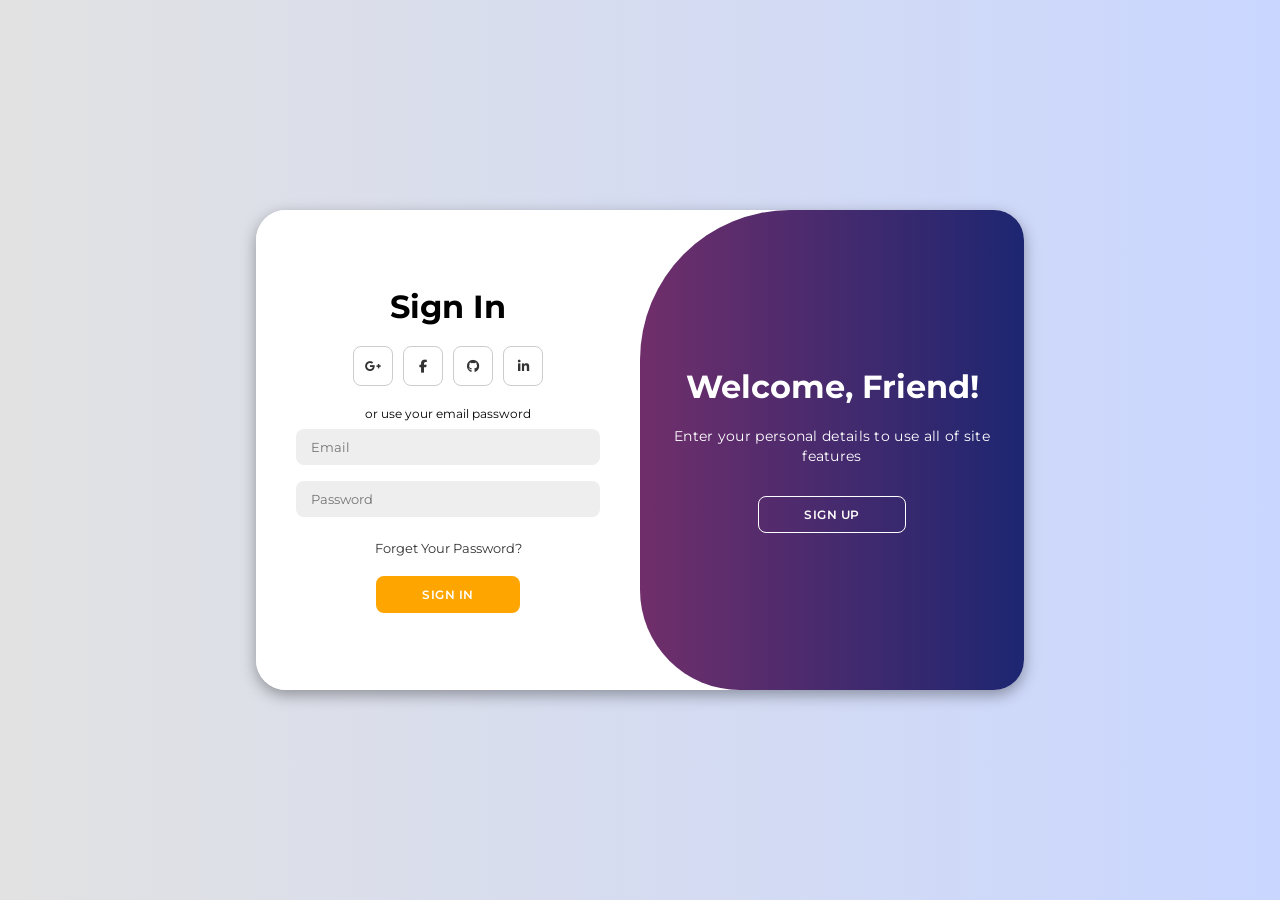
<file: login page/index.html>
<!DOCTYPE html>
<html lang="en">

<head>
    <meta charset="UTF-8">
    <meta name="viewport" content="width=device-width, initial-scale=1.0">
    <link rel="stylesheet" href="https://cdnjs.cloudflare.com/ajax/libs/font-awesome/6.4.2/css/all.min.css">
    <link rel="stylesheet" href="style.css">
    <title>Modern Login Page</title>
</head>

<body>

    <div class="container" id="container">
        <div class="form-container sign-up">
            <form>
                <h1>Create Account</h1>
                <div class="social-icons">
                    <a href="#" class="icon"><i class="fa-brands fa-google-plus-g"></i></a>
                    <a href="#" class="icon"><i class="fa-brands fa-facebook-f"></i></a>
                    <a href="#" class="icon"><i class="fa-brands fa-github"></i></a>
                    <a href="#" class="icon"><i class="fa-brands fa-linkedin-in"></i></a>
                </div>
                <span>or use your email for registeration</span>
                <input type="text" placeholder="Name">
                <input type="email" placeholder="Email">
                <input type="password" placeholder="Password">
                <button>Sign Up</button>
            </form>
        </div>
        <div class="form-container sign-in">
            <form>
                <h1>Sign In</h1>
                <div class="social-icons">
                    <a href="#" class="icon"><i class="fa-brands fa-google-plus-g"></i></a>
                    <a href="#" class="icon"><i class="fa-brands fa-facebook-f"></i></a>
                    <a href="#" class="icon"><i class="fa-brands fa-github"></i></a>
                    <a href="#" class="icon"><i class="fa-brands fa-linkedin-in"></i></a>
                </div>
                <span>or use your email password</span>
                <input type="email" placeholder="Email">
                <input type="password" placeholder="Password">
                <a href="#">Forget Your Password?</a>
                <button>Sign In</button>
            </form>
        </div>
        <div class="toggle-container">
            <div class="toggle">
                <div class="toggle-panel toggle-left">
                    <h1>Welcome Back !</h1>
                    <p>Enter your personal details to use all of site features</p>
                    <button class="hidden" id="login">Sign In</button>
                </div>
                <div class="toggle-panel toggle-right">
                    <h1>Welcome, Friend!</h1>
                    <p>Enter your personal details to use all of site features</p>
                    <button class="hidden" id="register">Sign Up</button>
                </div>
            </div>
        </div>
    </div>

    <script src="script.js"></script>
</body>

</html>
</file>
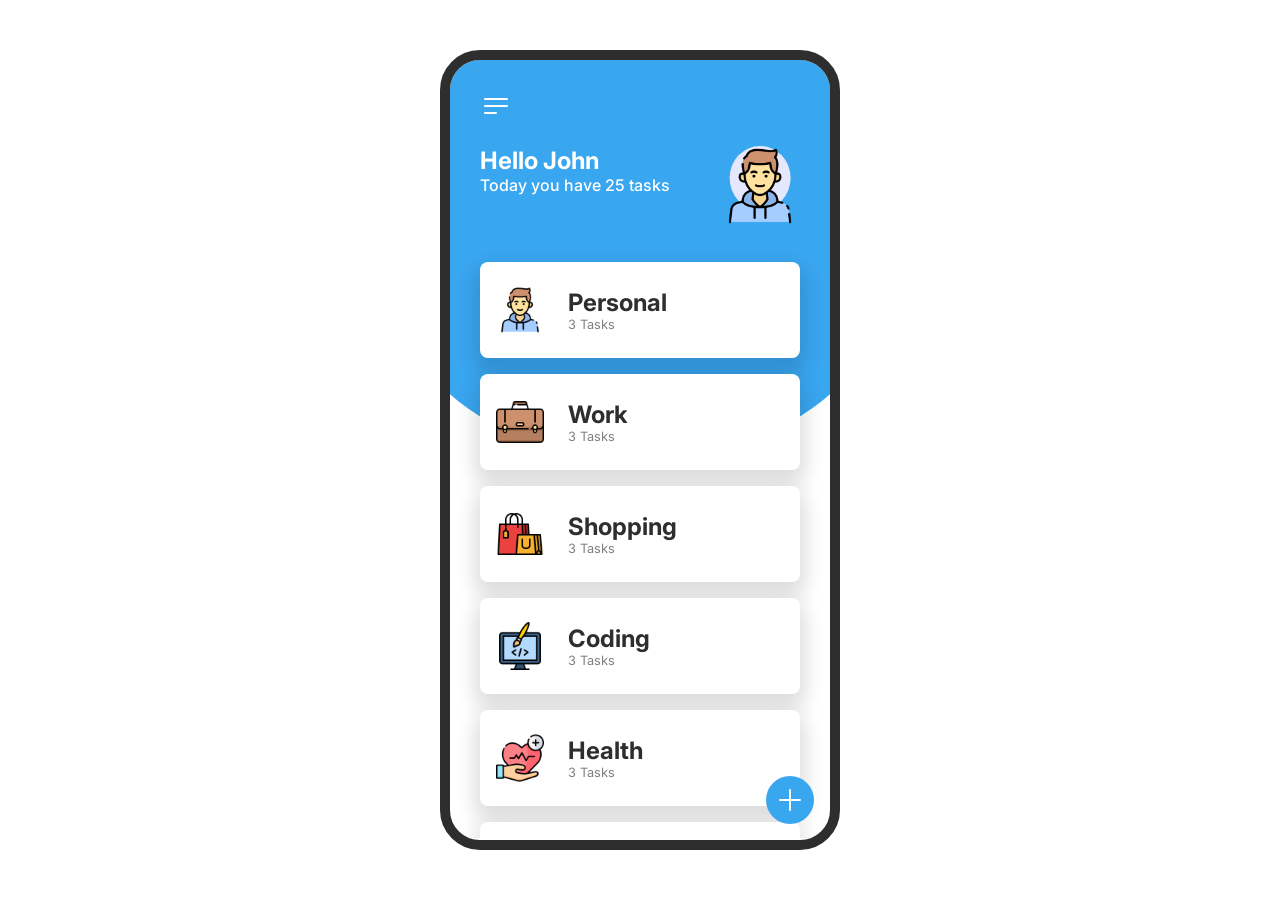
<file: Todo-List-App-main/index.html>
<!DOCTYPE html>
<html lang="en">
  <head>
    <meta charset="UTF-8" />
    <meta name="viewport" content="width=device-width, initial-scale=1.0" />
    <link rel="apple-touch-icon" sizes="180x180" href="apple-touch-icon.png" />
    <link rel="icon" type="image/png" sizes="32x32" href="favicon-32x32.png" />
    <link rel="icon" type="image/png" sizes="16x16" href="favicon-16x16.png" />
    <link rel="manifest" href="site.webmanifest" />
    <link rel="mask-icon" href="safari-pinned-tab.svg" color="#5bbad5" />
    <meta name="msapplication-TileColor" content="#2d89ef" />
    <meta name="theme-color" content="#ffffff" />
    <link rel="stylesheet" href="style.css" />
    <title>Javascript Todo-list App</title>
    <meta
      name="description"
      content="Manage your tasks effortlessly with our JavaScript Todos List App. Organize, prioritize, and track your to-dos seamlessly using this user-friendly web application."
    />
    <meta
      name="keywords"
      content="JavaScript Todos List App, Task Management, To-Do List Web App, Organize Tasks, Track To-Dos, Simple Task Manager, Productivity Tool, User-Friendly Interface, Web-based Task Organizer, JavaScript Task Tracker"
    />
  </head>
  <body>
    <div class="wrapper">
      <div class="screen-backdrop"></div>
      <div class="home-screen screen">
        <div class="head-wrapper">
          <div class="menu-btn">
            <svg
              xmlns="http://www.w3.org/2000/svg"
              fill="none"
              viewBox="0 0 24 24"
              stroke-width="1.5"
              stroke="currentColor"
              class="w-6 h-6"
            >
              <path
                stroke-linecap="round"
                stroke-linejoin="round"
                d="M3.75 6.75h16.5M3.75 12h16.5m-16.5 5.25H12"
              />
            </svg>
          </div>
          <div class="welcome">
            <div class="content">
              <h1>Hello John</h1>
              <p>Today you have <span id="total-tasks">5</span> tasks</p>
            </div>
            <div class="img">
              <div class="backdrop"></div>
              <img src="images/boy.png" alt="" />
            </div>
          </div>
        </div>
        <div class="categories-wrapper">
          <div class="categories">
            <div class="category">
              <div class="left">
                <img src="images/boy.png" alt="sun" />
                <div class="content">
                  <h1>Personal</h1>
                  <p>5 Tasks</p>
                </div>
              </div>
              <div class="options">
                <div class="toggle-btn">
                  <svg
                    xmlns="http://www.w3.org/2000/svg"
                    fill="none"
                    viewBox="0 0 24 24"
                    stroke-width="1.5"
                    stroke="currentColor"
                    class="w-6 h-6"
                  >
                    <path
                      stroke-linecap="round"
                      stroke-linejoin="round"
                      d="M12 6.75a.75.75 0 110-1.5.75.75 0 010 1.5zM12 12.75a.75.75 0 110-1.5.75.75 0 010 1.5zM12 18.75a.75.75 0 110-1.5.75.75 0 010 1.5z"
                    />
                  </svg>
                </div>
              </div>
            </div>
          </div>
        </div>
      </div>
      <div class="category-screen screen">
        <div class="head-wrapper">
          <div class="back-btn">
            <svg
              xmlns="http://www.w3.org/2000/svg"
              fill="none"
              viewBox="0 0 24 24"
              stroke-width="1.5"
              stroke="currentColor"
              class="w-6 h-6"
            >
              <path
                stroke-linecap="round"
                stroke-linejoin="round"
                d="M6.75 15.75L3 12m0 0l3.75-3.75M3 12h18"
              />
            </svg>
          </div>
          <div class="options">
            <svg
              xmlns="http://www.w3.org/2000/svg"
              fill="none"
              viewBox="0 0 24 24"
              stroke-width="1.5"
              stroke="currentColor"
              class="w-6 h-6"
            >
              <path
                stroke-linecap="round"
                stroke-linejoin="round"
                d="M12 6.75a.75.75 0 110-1.5.75.75 0 010 1.5zM12 12.75a.75.75 0 110-1.5.75.75 0 010 1.5zM12 18.75a.75.75 0 110-1.5.75.75 0 010 1.5z"
              />
            </svg>
          </div>
        </div>
        <div class="category-details">
          <img src="images/boy.png" alt="" id="category-img" />
          <div class="details">
            <p id="num-tasks">8 tasks</p>
            <h1 id="category-title">Personal</h1>
          </div>
        </div>
        <div class="tasks-wrapper">
          <div class="tasks">
            <div class="task-wrapper">
              <label for="task" class="task">
                <input type="checkbox" name="task" id="task" />
                <span class="checkmark"
                  ><svg
                    xmlns="http://www.w3.org/2000/svg"
                    fill="none"
                    viewBox="0 0 24 24"
                    stroke-width="1.5"
                    stroke="currentColor"
                    class="w-6 h-6"
                  >
                    <path
                      stroke-linecap="round"
                      stroke-linejoin="round"
                      d="M4.5 12.75l6 6 9-13.5"
                    />
                  </svg>
                </span>
                <p>Buy a new car lorem</p>
              </label>
              <div class="delete">
                <svg
                  xmlns="http://www.w3.org/2000/svg"
                  fill="none"
                  viewBox="0 0 24 24"
                  stroke-width="1.5"
                  stroke="currentColor"
                  class="w-6 h-6"
                >
                  <path
                    stroke-linecap="round"
                    stroke-linejoin="round"
                    d="M14.74 9l-.346 9m-4.788 0L9.26 9m9.968-3.21c.342.052.682.107 1.022.166m-1.022-.165L18.16 19.673a2.25 2.25 0 01-2.244 2.077H8.084a2.25 2.25 0 01-2.244-2.077L4.772 5.79m14.456 0a48.108 48.108 0 00-3.478-.397m-12 .562c.34-.059.68-.114 1.022-.165m0 0a48.11 48.11 0 013.478-.397m7.5 0v-.916c0-1.18-.91-2.164-2.09-2.201a51.964 51.964 0 00-3.32 0c-1.18.037-2.09 1.022-2.09 2.201v.916m7.5 0a48.667 48.667 0 00-7.5 0"
                  />
                </svg>
              </div>
            </div>
          </div>
        </div>
      </div>
      <div class="add-task-btn">
        <svg
          xmlns="http://www.w3.org/2000/svg"
          fill="none"
          viewBox="0 0 24 24"
          stroke-width="1.5"
          stroke="currentColor"
          class="w-6 h-6"
        >
          <path
            stroke-linecap="round"
            stroke-linejoin="round"
            d="M12 4.5v15m7.5-7.5h-15"
          />
        </svg>
      </div>
      <div class="black-backdrop"></div>
      <div class="add-task">
        <div class="add-task-backdrop"></div>
        <h1 class="heading">Add Task</h1>
        <div class="input-group">
          <label for="task-input"> Task </label>
          <input type="text" id="task-input" required />
        </div>
        <div class="input-group">
          <label for="category-select"> Category </label>
          <select id="category-select"></select>
        </div>
        <div class="btns">
          <button class="cancel-btn">Cancel</button>
          <button class="add-btn">Add</button>
        </div>
      </div>
    </div>

    <script src="script.js"></script>
  </body>
</html>
</file>
<file: login page/style.css>
@import url('https://fonts.googleapis.com/css2?family=Montserrat:wght@300;400;500;600;700&display=swap');

*{
    margin: 0;
    padding: 0;
    box-sizing: border-box;
    font-family: 'Montserrat', sans-serif;
}

body{
    background-color: #c9d6ff;
    background: linear-gradient(to right, #e2e2e2, #c9d6ff);
    display: flex;
    align-items: center;
    justify-content: center;
    flex-direction: column;
    height: 100vh;
}

.container{
    background-color: #fff;
    border-radius: 30px;
    box-shadow: 0 5px 15px rgba(0, 0, 0, 0.35);
    position: relative;
    overflow: hidden;
    width: 768px;
    max-width: 100%;
    min-height: 480px;
}

.container p{
    font-size: 14px;
    line-height: 20px;
    letter-spacing: 0.3px;
    margin: 20px 0;
}

.container span{
    font-size: 12px;
}

.container a{
    color: #333;
    font-size: 13px;
    text-decoration: none;
    margin: 15px 0 10px;
}

.container button{
    background-color: orange;
    color: #fff;
    font-size: 12px;
    padding: 10px 45px;
    border: 1px solid transparent;
    border-radius: 8px;
    font-weight: 600;
    letter-spacing: 0.5px;
    text-transform: uppercase;
    margin-top: 10px;
    cursor: pointer;
}

.container button:hover{
    background-color: #00a1ff;
}

.container button.hidden{
    background-color: transparent;
    border-color: #fff;
}

.container form{
    background-color: #fff;
    display: flex;
    align-items: center;
    justify-content: center;
    flex-direction: column;
    padding: 0 40px;
    height: 100%;
}

.container input{
    background-color: #eee;
    border: none;
    margin: 8px 0;
    padding: 10px 15px;
    font-size: 13px;
    border-radius: 8px;
    width: 100%;
    outline: none;
}

.form-container{
    position: absolute;
    top: 0;
    height: 100%;
    transition: all 0.6s ease-in-out;
}

.sign-in{
    left: 0;
    width: 50%;
    z-index: 2;
}

.container.active .sign-in{
    transform: translateX(100%);
}

.sign-up{
    left: 0;
    width: 50%;
    opacity: 0;
    z-index: 1;
}

.container.active .sign-up{
    transform: translateX(100%);
    opacity: 1;
    z-index: 5;
    animation: move 0.6s;
}

@keyframes move{
    0%, 49.99%{
        opacity: 0;
        z-index: 1;
    }
    50%, 100%{
        opacity: 1;
        z-index: 5;
    }
}

.social-icons{
    margin: 20px 0;
}

.social-icons a{
    border: 1px solid #ccc;
    border-radius: 20%;
    display: inline-flex;
    justify-content: center;
    align-items: center;
    margin: 0 3px;
    width: 40px;
    height: 40px;
}

.toggle-container{
    position: absolute;
    top: 0;
    left: 50%;
    width: 50%;
    height: 100%;
    overflow: hidden;
    transition: all 0.6s ease-in-out;
    border-radius: 150px 0 0 100px;
    z-index: 1000;
}

.container.active .toggle-container{
    transform: translateX(-100%);
    border-radius: 0 150px 100px 0;
}

.toggle{
    background-color: linear-gradient(to left, #00a1ff, #00ff8f);
    height: 100%;
    background: linear-gradient(to right, #C33764  , #1D2671);
    color: #fff;
    position: relative;
    left: -100%;
    height: 100%;
    width: 200%;
    transform: translateX(0);
    transition: all 0.6s ease-in-out;
}

.container.active .toggle{
    transform: translateX(50%);
}

.toggle-panel{
    position: absolute;
    width: 50%;
    height: 100%;
    display: flex;
    align-items: center;
    justify-content: center;
    flex-direction: column;
    padding: 0 30px;
    text-align: center;
    top: 0;
    transform: translateX(0);
    transition: all 0.6s ease-in-out;
}

.toggle-left{
    transform: translateX(-200%);
}

.container.active .toggle-left{
    transform: translateX(0);
}

.toggle-right{
    right: 0;
    transform: translateX(0);
}

.container.active .toggle-right{
    transform: translateX(200%);
}
</file>
<file: Todo-List-App-main/style.css>
@import url(https://fonts.googleapis.com/css?family=Inter:100,200,300,regular,500,600,700,800,900);

::-webkit-scrollbar {
    width: 0;
}

* {
    margin: 0;
    padding: 0;
    box-sizing: border-box;
}

body {
    min-height: 100vh;
    display: flex;
    align-items: center;
    justify-content: center;
    color: #2e2e2e;
    font-family: "Inter", sans-serif;
    background-color: #fff;
}

.wrapper {
    position: relative;
    height: 100vh;
    width: 100%;
    overflow: hidden;
    padding: 30px 0;
    display: flex;
}

@media (min-width:768px) {
    .wrapper {
        height: 50rem;
        width: 25rem;
        border-radius: 40px;
        border: 10px solid #2e2e2e;
    }
}

.wrapper .screen {
    min-width: 100%;
    flex: 1;
    transition: all 0.3s;
}

.screen-backdrop {
    width: 135%;
    height: 25rem;
    position: absolute;
    top: 0;
    left: 50%;
    transform: translateX(-50%);
    border-radius: 0 0 50% 50%;
    background-color: #39a6f0;
    z-index: -1;
    transition: all 0.3s;
}

.wrapper.show-category .home-screen {
    transform: translateX(-100%);
}

.wrapper.show-category .category-screen {
    transform: translateX(-100%);
}

.wrapper.show-category .screen-backdrop {
    transform: translate(-50%, -60%)
}

.head-wrapper {
    padding: 0 30px;
}

.menu-btn {
    width: 2rem;
    cursor: pointer;
    color: #ffffff;
}

.welcome {
    display: flex;
    justify-content: space-between;
    margin-top: 20px;
    color: #ffffff;
}

.welcome h1 {
    font-size: 1.5rem;
}

.welcome p {
    font-weight: 500;
}

.welcome .img {
    position: relative;
}

.welcome .img .backdrop {
    position: absolute;
    top: 0;
    left: 50%;
    transform: translateX(-50%);
    width: 3.8rem;
    height: 4rem;
    border-radius: 50%;
    background-color: #e5e7fd;
    z-index: -1;
}

.welcome .img img {
    width: 5rem;
}

.categories-wrapper {
    margin-top: 1rem;
    padding: 0 30px;
    height: calc(100% - 8rem);
    padding-bottom: 20px;
    overflow: auto;
}

.categories {
    padding-top: 1rem;
    display: flex;
    flex-direction: column;
    gap: 1rem;
}

.category {
    background: #fff;
    border-radius: 0.5rem;
    padding: 1.5rem 1rem;
    cursor: pointer;
    display: flex;
    justify-content: space-between;
    box-shadow: 0 10px 20px 5px #00000023;
    transition: all 0.3s;

}

.category:hover {
    transform: translateY(-5px);
    box-shadow: 0 10px 20px 5px #00000040;
}

.category .left {
    display: flex;
    gap: 1.5rem;
    align-items: center;
}

.category .left img {
    width: 3rem;
}

.category .content h1 {
    font-size: 1.5rem;
}

.category .content p {
    color: #2e2e2e;
    font-size: 0.8rem;
    opacity: 0.6;
}

.category .options {
    opacity: 0;
    visibility: hidden;
    transition: all 0.3s;
}

.category:hover .options {
    opacity: 1;
    visibility: visible;
}

.category .toggle-btn {
    width: 2rem;
    cursor: pointer;
    opacity: 0.6;
}

.category .toggle-btn:hover {
    opacity: 1;
}


/* Category Screen */
.category-screen .head-wrapper {
    display: flex;
    justify-content: space-between;
    align-items: center;
}

.category-screen .head-wrapper svg {
    width: 2rem;
    cursor: pointer;
    color: #fff;
}

.category-details {
    padding: 0 30px;
    margin-top: 7rem;
    display: flex;
    align-items: center;
    gap: 1rem;
}

.category-details img {
    width: 4rem;
}

.category-details .details p {
    opacity: 0.6;
}

/* tasks */
.tasks-wrapper {
    padding: 0 30px;
    margin-top: 1rem;
    height: calc(100% - 12rem);
    padding-bottom: 20px;
    overflow: auto;
}

.tasks {
    padding-top: 1rem;
    display: flex;
    flex-direction: column;
    gap: 1rem;
}

.task-wrapper {
    display: flex;
    justify-content: space-between;
    align-items: center;
}



.task {
    display: flex;
    gap: 0.5rem;
    align-items: center;
    font-size: 0.8rem;
    font-weight: 500;
    width: max-content;
    cursor: pointer;
}


.task input {
    display: none;
}

.task .checkmark {
    width: 1rem;
    height: 1rem;
    border-radius: 2px;
    border: 1px solid #2e2e2e;
    display: flex;
    justify-content: center;
    align-items: center;
}

.task .checkmark svg {
    width: 1rem;
    color: #2e2e2e;
    opacity: 0;
    transition: all 0.3s;
}

.task:hover .checkmark svg {
    opacity: 1;
}

.task .checkmark svg path {
    stroke-width: 3;
}

.task input:checked~.checkmark {
    background-color: #2e2e2e;
}

.task input:checked~.checkmark svg {
    opacity: 1;
    color: #fff;
}

.task input:checked~p {
    text-decoration: line-through;
    opacity: 0.6;
}

.task-wrapper .delete {
    min-width: 2rem;
    height: 2rem;
    padding: 0.5rem;
    border-radius: 50%;
    color: #2e2e2e;
    cursor: pointer;
    background-color: rgba(0, 0, 0, 0.031);
    opacity: 0;
    visibility: hidden;
    transition: all 0.3s;
}

.task-wrapper:hover .delete {
    opacity: 1;
    visibility: visible;
}

.task-wrapper .delete:hover {
    color: red;
    background-color: rgba(0, 0, 0, 0.1);
}

.no-tasks {
    margin-top: 5rem;
    text-align: center;
    font-size: 1.5rem;
    opacity: 0.6;
}

/* Add Task */
.add-task-btn {
    position: absolute;
    bottom: 1rem;
    right: 1rem;
    width: 3rem;
    height: 3rem;
    border-radius: 50%;
    cursor: pointer;
    display: flex;
    align-items: center;
    justify-content: center;
    background-color: #39a6f0;
    transition: all 0.3s;
}

.add-task-btn:hover {
    transform: scale(1.1);
}

.add-task-btn.active {
    z-index: 1;
    bottom: 20rem;
    transform: rotate(45deg);
}

.add-task-btn svg {
    width: 2rem;
    color: #fff;
}

.add-task {
    position: absolute;
    bottom: -100%;
    left: 0;
    width: 100%;
    padding: 20px 30px;
    transition: all 0.3s;
}

.add-task.active {
    bottom: 0;
}

.add-task .heading {
    font-size: 1.5rem;
    margin-bottom: 1rem;
}

.input-group {
    position: relative;
    margin-bottom: 20px;
}

.input-group input,
.input-group label {
    display: block;
    width: 100%;
}

.input-group input,
.input-group select {
    width: 100%;
    border: 1px solid #ccc;
    border-radius: 5px;
    padding: 10px;
    font-size: 16px;
}

.input-group label {
    width: max-content;
    padding: 0 5px;
    margin-top: 5px;
    font-size: 14px;
    color: #666;
    margin-bottom: 5px;
}

.btns {
    display: flex;
    gap: 1rem;
    justify-content: flex-end;
    align-items: center;
}

.btns button {
    padding: 10px 20px;
    border-radius: 5px;
    border: none;
    cursor: pointer;
    font-size: 14px;
    font-weight: 600;
    transition: all 0.3s;
    z-index: 1;
}

button.add-btn {
    background-color: #39a6f0;
    color: #fff
}

.add-task-backdrop {
    position: absolute;
    bottom: 0;
    left: 50%;
    transform: translateX(-50%);
    width: 135%;
    height: 20rem;
    border-radius: 50% 50% 0 0;
    background-color: #fff;
}

.black-backdrop {
    position: absolute;
    top: 0;
    left: 0;
    width: 100%;
    height: 100%;
    backdrop-filter: blur(5px);
    background-color: #00000023;
    opacity: 0;
    visibility: hidden;
    transition: all 0.3s;
}

.black-backdrop.active {
    opacity: 1;
    visibility: visible;
}
</file>
